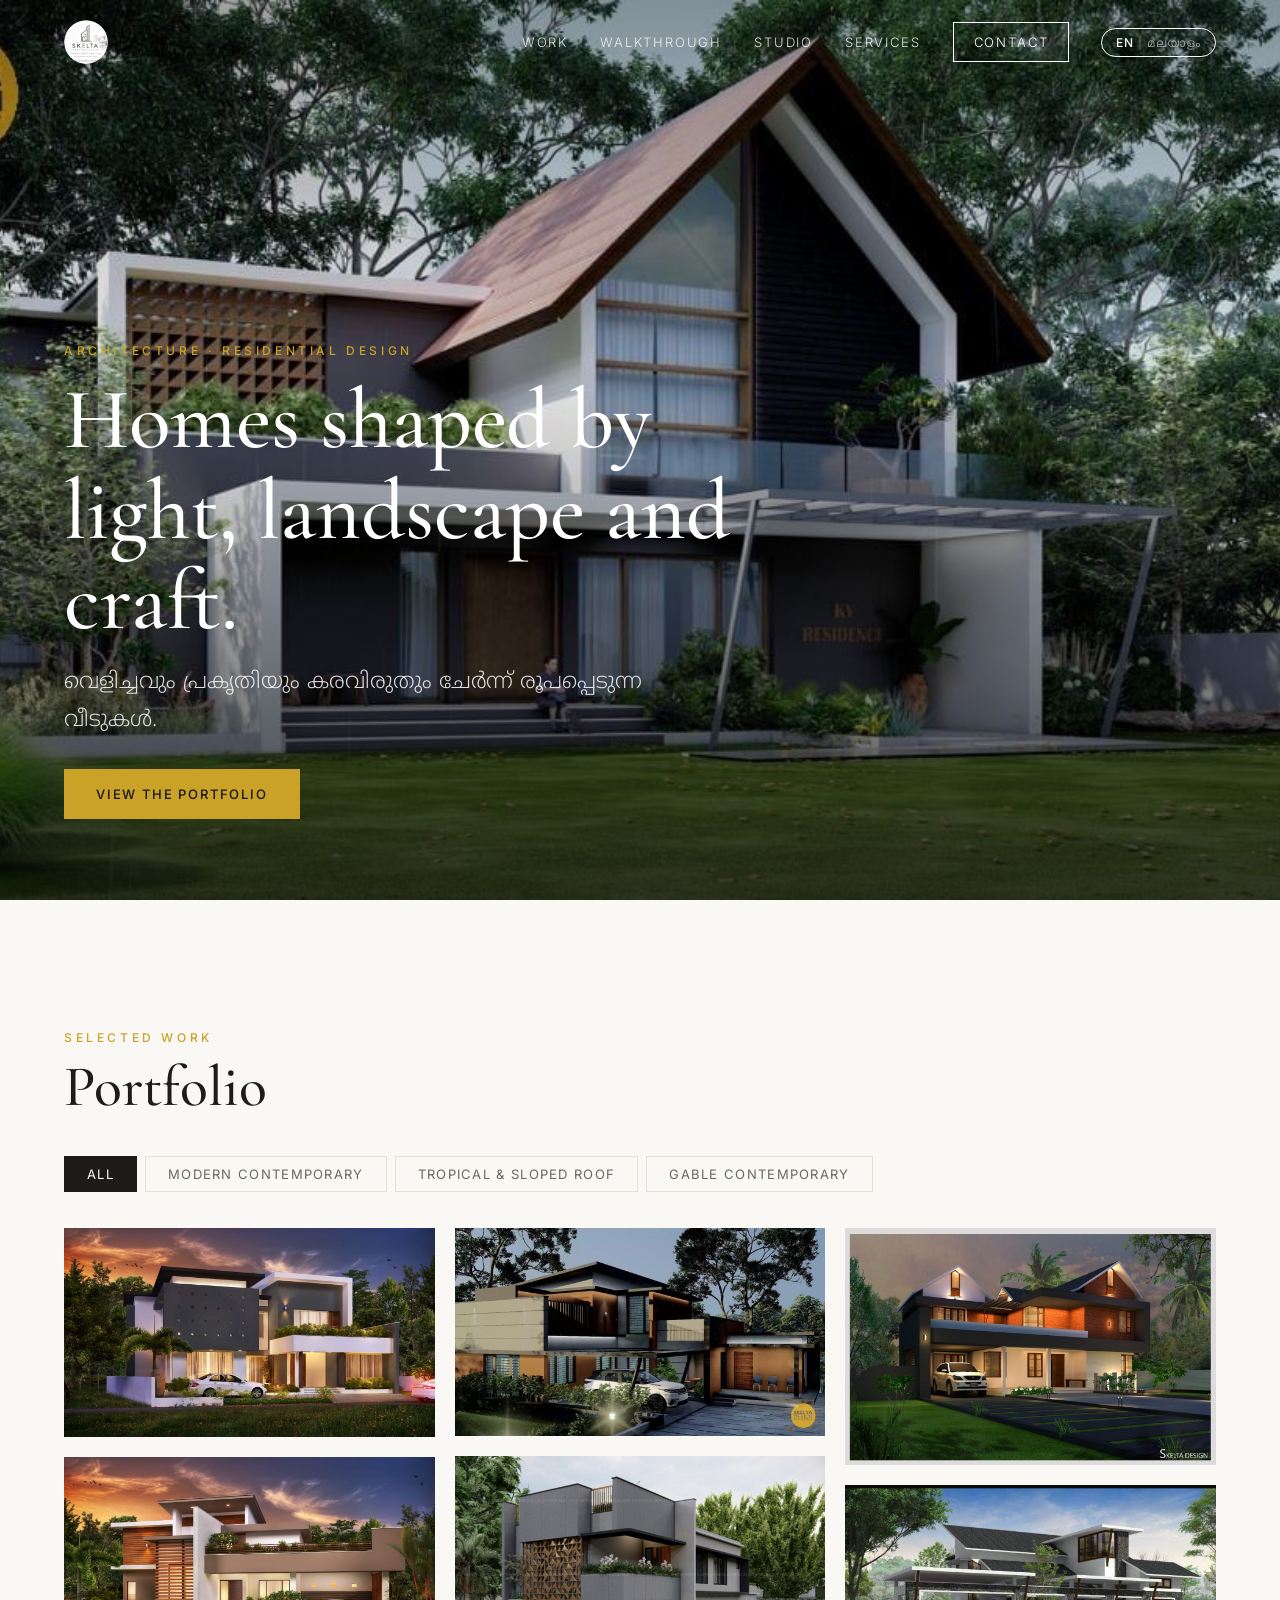
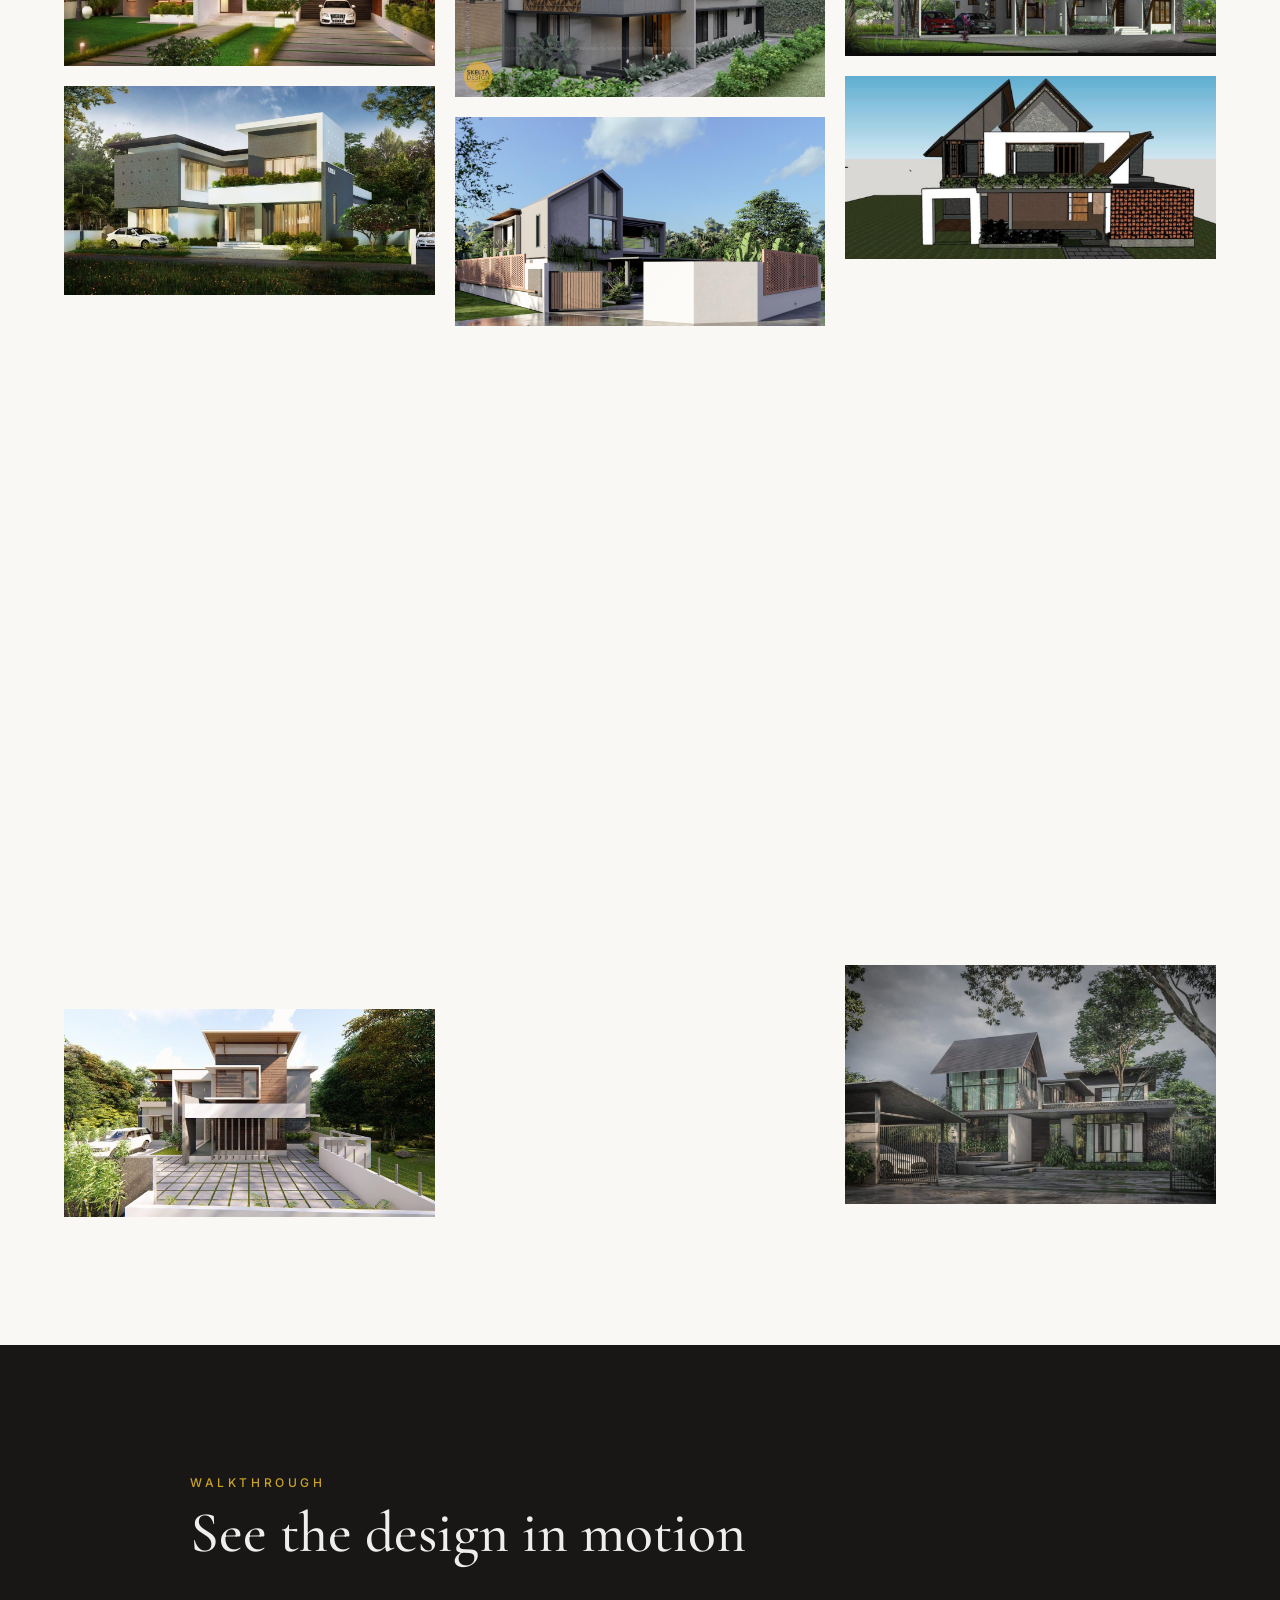
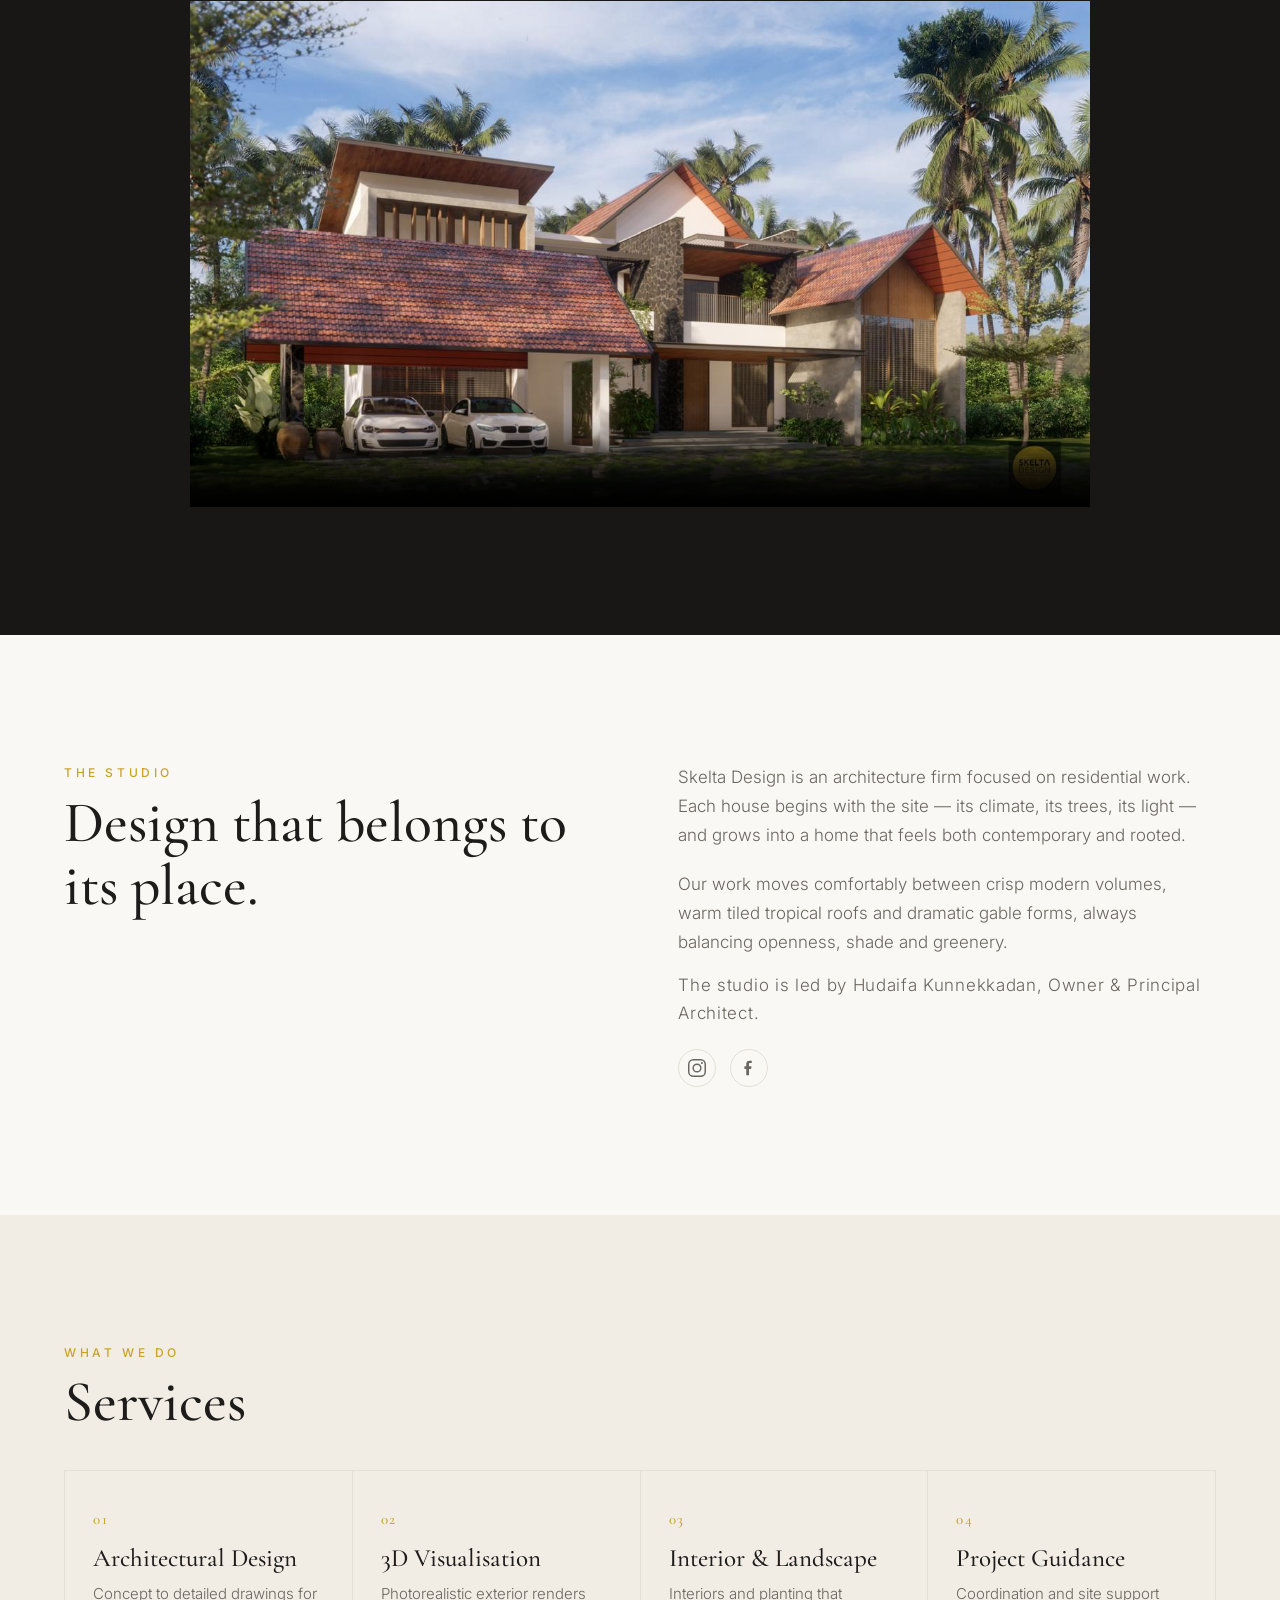
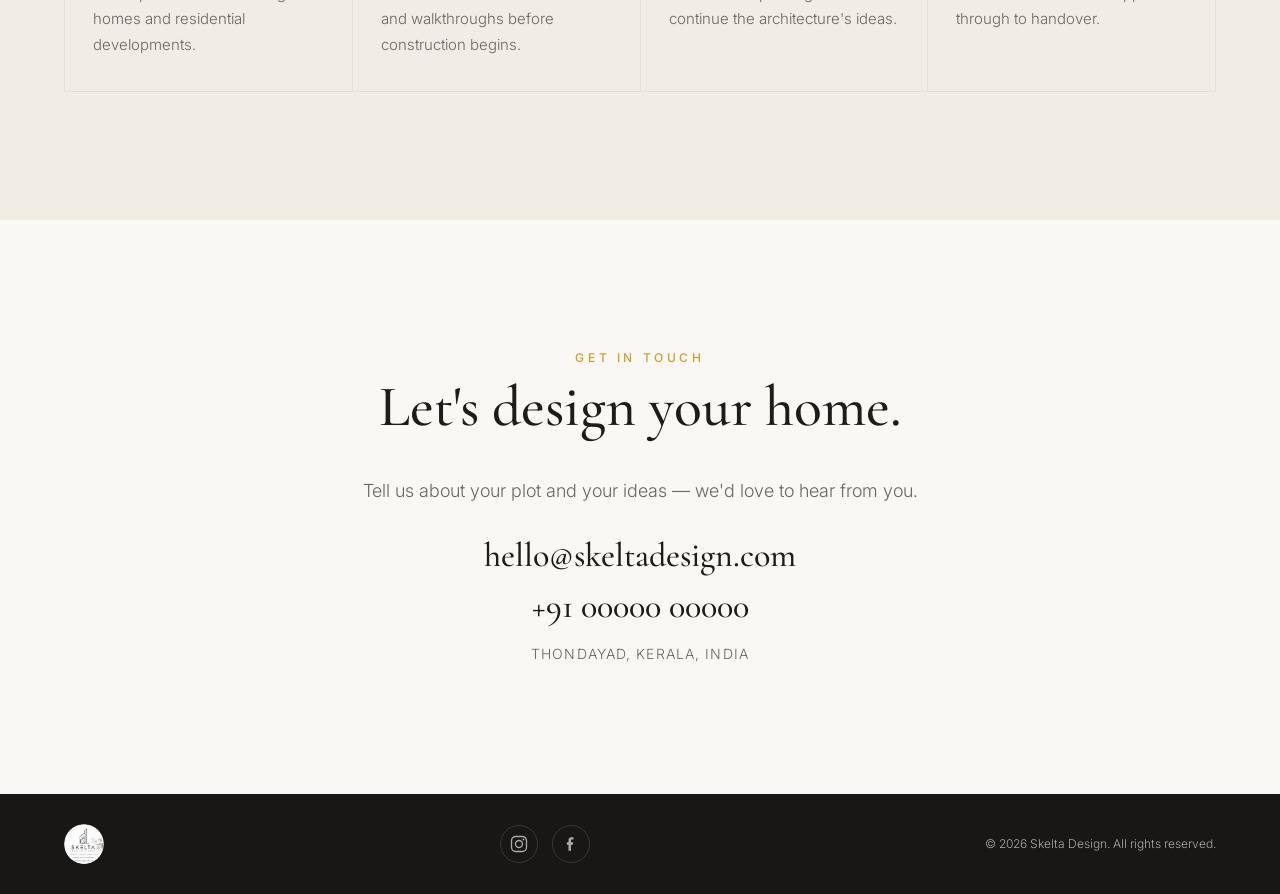
<file: index.html>
<!doctype html>
<html lang="en">
<head>
  <meta charset="utf-8">
  <meta name="viewport" content="width=device-width, initial-scale=1">
  <title>Skelta Design — Architecture & Residential Design</title>
  <meta name="description" content="Skelta Design is an architecture firm creating contemporary, tropical and gable-inspired residences in Kerala.">
  <link rel="canonical" href="https://skeltadesign.com/">

  <!-- Open Graph / Twitter: controls how links look when shared on WhatsApp, Facebook, etc. -->
  <meta property="og:type" content="website">
  <meta property="og:site_name" content="Skelta Design">
  <meta property="og:title" content="Skelta Design — Architecture & Residential Design">
  <meta property="og:description" content="Contemporary, tropical and gable-inspired residences designed in Kerala.">
  <meta property="og:url" content="https://skeltadesign.com/">
  <meta property="og:image" content="https://skeltadesign.com/assets/images/gable-contemporary/residence-q-1.jpg">
  <meta property="og:image:width" content="1920">
  <meta property="og:image:height" content="1080">
  <meta name="twitter:card" content="summary_large_image">
  <meta name="twitter:title" content="Skelta Design — Architecture & Residential Design">
  <meta name="twitter:description" content="Contemporary, tropical and gable-inspired residences designed in Kerala.">
  <meta name="twitter:image" content="https://skeltadesign.com/assets/images/gable-contemporary/residence-q-1.jpg">

  <link rel="icon" href="assets/brand/favicon-32.png" sizes="32x32" type="image/png">
  <link rel="icon" href="assets/brand/favicon-16.png" sizes="16x16" type="image/png">
  <link rel="apple-touch-icon" href="assets/brand/apple-touch-icon.png">
  <link rel="icon" href="assets/brand/icon-512.png" sizes="512x512" type="image/png">

  <!-- Structured data: tells Google this is a local architecture firm, for richer search results -->
  <script type="application/ld+json">
  {
    "@context": "https://schema.org",
    "@type": "Architect",
    "name": "Skelta Design",
    "description": "Architecture firm creating contemporary, tropical and gable-inspired residences.",
    "url": "https://skeltadesign.com/",
    "image": "https://skeltadesign.com/assets/images/gable-contemporary/residence-q-1.jpg",
    "email": "hello@skeltadesign.com",
    "telephone": "+910000000000",
    "areaServed": "Kerala, India",
    "address": {
      "@type": "PostalAddress",
      "addressLocality": "Thondayad",
      "addressRegion": "Kerala",
      "addressCountry": "IN"
    },
    "knowsLanguage": ["en", "ml"],
    "founder": {
      "@type": "Person",
      "name": "Hudaifa Kunnekkadan",
      "jobTitle": "Owner & Principal Architect"
    },
    "sameAs": [
      "https://www.instagram.com/skeltadesignstudio/",
      "https://www.facebook.com/skelta.ds/"
    ]
  }
  </script>
  <!-- TODO: update email/telephone in this schema once real contact details are confirmed -->

  <link rel="preconnect" href="https://fonts.googleapis.com">
  <link rel="preconnect" href="https://fonts.gstatic.com" crossorigin>
  <link href="https://fonts.googleapis.com/css2?family=Cormorant+Garamond:wght@400;500;600&family=Inter:wght@300;400;500&family=Noto+Sans+Malayalam:wght@300;400;500&family=Noto+Serif+Malayalam:wght@400;500;600&display=swap" rel="stylesheet">
  <link rel="stylesheet" href="css/style.css">
</head>
<body>
  <header class="nav" id="nav">
    <a href="#top" class="logo"><img src="assets/brand/logo.png" alt="Skelta Design Studio" width="44" height="44"></a>
    <button class="menu-btn" id="menuBtn" aria-label="Menu" aria-expanded="false"><i></i><i></i></button>
    <nav id="menu">
      <a href="#work">Work</a>
      <a href="#walkthrough">Walkthrough</a>
      <a href="#studio">Studio</a>
      <a href="#services">Services</a>
      <a href="#contact" class="cta">Contact</a>
      <button class="lang" id="langBtn" type="button" aria-label="Language"><span data-l="en">EN</span><span data-l="ml">മലയാളം</span></button>
    </nav>
  </header>

  <main id="top">
    <section class="hero">
      <img src="assets/images/gable-contemporary/residence-q-1.jpg" alt="Gable-roofed contemporary residence by Skelta Design" class="hero-img">
      <div class="hero-shade"></div>
      <div class="hero-copy">
        <p class="eyebrow" data-i18n="hero.eyebrow">Architecture · Residential Design</p>
        <h1 data-i18n="hero.h1">Homes shaped by light, landscape and craft.</h1>
        <p class="hero-alt" id="heroAlt"></p>
        <a href="#work" class="btn">View the portfolio</a>
      </div>
    </section>

    <section id="work" class="section">
      <div class="wrap">
        <p class="eyebrow" data-i18n="work.eyebrow">Selected Work</p>
        <h2 data-i18n="work.h2">Portfolio</h2>
        <div class="filters" id="filters" role="tablist"></div>
        <div class="grid" id="grid"></div>
      </div>
    </section>

    <section id="walkthrough" class="section dark">
      <div class="wrap narrow">
        <p class="eyebrow" data-i18n="walk.eyebrow">Walkthrough</p>
        <h2 data-i18n="walk.h2">See the design in motion</h2>
        <video controls preload="metadata" playsinline poster="assets/images/tropical-sloped-roof/residence-k-1.jpg">
          <source src="assets/video/walkthrough.mp4" type="video/mp4">
        </video>
      </div>
    </section>

    <section id="studio" class="section">
      <div class="wrap two-col">
        <div>
          <p class="eyebrow" data-i18n="studio.eyebrow">The Studio</p>
          <h2 data-i18n="studio.h2">Design that belongs to its place.</h2>
        </div>
        <div class="prose">
          <p data-i18n="studio.p1">Skelta Design is an architecture firm focused on residential work. Each house begins with the site — its climate, its trees, its light — and grows into a home that feels both contemporary and rooted.</p>
          <p data-i18n="studio.p2">Our work moves comfortably between crisp modern volumes, warm tiled tropical roofs and dramatic gable forms, always balancing openness, shade and greenery.</p>
          <p class="founder" data-i18n="studio.p3">The studio is led by Hudaifa Kunnekkadan, Owner & Principal Architect.</p>
          <div class="social">
            <a href="https://www.instagram.com/skeltadesignstudio/" target="_blank" rel="noopener noreferrer" aria-label="Skelta Design on Instagram">
              <svg viewBox="0 0 24 24" width="22" height="22" fill="none" stroke="currentColor" stroke-width="1.6"><rect x="3" y="3" width="18" height="18" rx="5"/><circle cx="12" cy="12" r="4.2"/><circle cx="17.4" cy="6.6" r="1.1" fill="currentColor" stroke="none"/></svg>
            </a>
            <a href="https://www.facebook.com/skelta.ds/" target="_blank" rel="noopener noreferrer" aria-label="Skelta Design on Facebook">
              <svg viewBox="0 0 24 24" width="22" height="22" fill="currentColor"><path d="M15 4h-2.2C10.1 4 9 5.3 9 7.6V10H7v3h2v7h3v-7h2.3l.4-3H12V7.9c0-.8.3-1.3 1.3-1.3H15z"/></svg>
            </a>
          </div>
        </div>
      </div>
    </section>

    <section id="services" class="section tint">
      <div class="wrap">
        <p class="eyebrow" data-i18n="services.eyebrow">What we do</p>
        <h2 data-i18n="services.h2">Services</h2>
        <div class="services">
          <article><b>01</b><h3 data-i18n="s1.t">Architectural Design</h3><p data-i18n="s1.d">Concept to detailed drawings for homes and residential developments.</p></article>
          <article><b>02</b><h3 data-i18n="s2.t">3D Visualisation</h3><p data-i18n="s2.d">Photorealistic exterior renders and walkthroughs before construction begins.</p></article>
          <article><b>03</b><h3 data-i18n="s3.t">Interior & Landscape</h3><p data-i18n="s3.d">Interiors and planting that continue the architecture's ideas.</p></article>
          <article><b>04</b><h3 data-i18n="s4.t">Project Guidance</h3><p data-i18n="s4.d">Coordination and site support through to handover.</p></article>
        </div>
      </div>
    </section>

    <section id="contact" class="section">
      <div class="wrap narrow center">
        <p class="eyebrow" data-i18n="contact.eyebrow">Get in touch</p>
        <h2 data-i18n="contact.h2">Let's design your home.</h2>
        <p class="lead" data-i18n="contact.lead">Tell us about your plot and your ideas — we'd love to hear from you.</p>
        <!-- TODO: replace with the firm's real contact details -->
        <p class="contact-lines">
          <a href="mailto:hello@skeltadesign.com">hello@skeltadesign.com</a><br>
          <a href="tel:+910000000000">+91 00000 00000</a>
        </p>
        <p class="location">Thondayad, Kerala, India</p>
      </div>
    </section>
  </main>

  <footer>
    <a href="#top" class="logo"><img src="assets/brand/logo.png" alt="Skelta Design Studio" width="40" height="40"></a>
    <div class="social footer-social">
      <a href="https://www.instagram.com/skeltadesignstudio/" target="_blank" rel="noopener noreferrer" aria-label="Skelta Design on Instagram">
        <svg viewBox="0 0 24 24" width="20" height="20" fill="none" stroke="currentColor" stroke-width="1.6"><rect x="3" y="3" width="18" height="18" rx="5"/><circle cx="12" cy="12" r="4.2"/><circle cx="17.4" cy="6.6" r="1.1" fill="currentColor" stroke="none"/></svg>
      </a>
      <a href="https://www.facebook.com/skelta.ds/" target="_blank" rel="noopener noreferrer" aria-label="Skelta Design on Facebook">
        <svg viewBox="0 0 24 24" width="20" height="20" fill="currentColor"><path d="M15 4h-2.2C10.1 4 9 5.3 9 7.6V10H7v3h2v7h3v-7h2.3l.4-3H12V7.9c0-.8.3-1.3 1.3-1.3H15z"/></svg>
      </a>
    </div>
    <small>© <span id="year"></span> <span>Skelta Design. All rights reserved.</span></small>
  </footer>

  <div class="lightbox" id="lightbox" hidden>
    <button class="lb-close" aria-label="Close">&times;</button>
    <button class="lb-nav prev" aria-label="Previous">&#8249;</button>
    <figure><img id="lbImg" alt=""><figcaption id="lbCap"></figcaption></figure>
    <button class="lb-nav next" aria-label="Next">&#8250;</button>
  </div>

  <script src="js/projects.js"></script>
  <script src="js/i18n.js"></script>
  <script src="js/main.js"></script>
</body>
</html>
</file>
<file: css/style.css>
:root{
  --bg:#faf8f4; --ink:#1d1c1a; --muted:#6b6660; --line:#e4dfd6; --tint:#f1ede5;
  --accent:#c9a227; --dark:#181715;
  --serif:'Cormorant Garamond',Georgia,serif; --sans:'Inter',system-ui,sans-serif;
}
*{box-sizing:border-box;margin:0;padding:0}
html{scroll-behavior:smooth}
body{background:var(--bg);color:var(--ink);font:300 16px/1.7 var(--sans);-webkit-font-smoothing:antialiased}
img,video{display:block;max-width:100%}
a{color:inherit;text-decoration:none}
[hidden]{display:none!important}

/* nav */
.nav{position:fixed;inset:0 0 auto 0;z-index:50;display:flex;justify-content:space-between;align-items:center;padding:20px 5vw;color:#fff;transition:background .3s,color .3s,padding .3s}
.nav.solid{background:rgba(250,248,244,.94);backdrop-filter:blur(8px);color:var(--ink);padding:12px 5vw;box-shadow:0 1px 0 var(--line)}
nav{display:flex;gap:32px;align-items:center;font-size:13px;letter-spacing:.14em;text-transform:uppercase}
nav a{opacity:.85;transition:opacity .2s}nav a:hover{opacity:1}
nav .cta{border:1px solid currentColor;padding:8px 20px;opacity:1}
.menu-btn{display:none;background:none;border:0;width:36px;height:30px;position:relative;cursor:pointer;color:inherit}
.menu-btn i{position:absolute;left:4px;right:4px;height:2px;background:currentColor;transition:.3s}
.menu-btn i:first-child{top:10px}.menu-btn i:last-child{top:19px}
.menu-btn[aria-expanded=true] i:first-child{top:14px;transform:rotate(45deg)}
.menu-btn[aria-expanded=true] i:last-child{top:14px;transform:rotate(-45deg)}

/* hero */
.hero{position:relative;min-height:100svh;display:flex;align-items:flex-end;color:#fff;overflow:hidden}
.hero-img{position:absolute;inset:0;width:100%;height:100%;object-fit:cover}
.hero-shade{position:absolute;inset:0;background:linear-gradient(180deg,rgba(0,0,0,.35),rgba(0,0,0,.05) 40%,rgba(0,0,0,.7))}
.hero-copy{position:relative;padding:0 5vw 9vh;max-width:900px}
.hero h1{font:500 clamp(40px,7vw,86px)/1.05 var(--serif);margin:14px 0 32px}
.eyebrow{font-size:12px;letter-spacing:.3em;text-transform:uppercase;color:var(--accent);font-weight:500}
.btn{display:inline-block;background:var(--accent);color:#161616;padding:14px 32px;font-size:13px;letter-spacing:.14em;text-transform:uppercase;font-weight:500;transition:transform .2s,background .2s}
.btn:hover{transform:translateY(-2px);background:#dbb534}

/* sections */
.section{padding:clamp(70px,10vw,130px) 0}
.section.tint{background:var(--tint)}
.section.dark{background:var(--dark);color:#eee}
.wrap{width:min(1280px,90vw);margin:0 auto}
.narrow{width:min(900px,90vw)}.center{text-align:center}
h2{font:500 clamp(34px,4.5vw,58px)/1.1 var(--serif);margin:8px 0 36px}
.lead{color:var(--muted);font-size:18px;margin-bottom:24px}
.two-col{display:grid;grid-template-columns:1fr 1fr;gap:6vw;align-items:start}
.prose p{color:var(--muted);margin-bottom:1.2em;font-size:17px}

/* filters + grid */
.filters{display:flex;flex-wrap:wrap;gap:8px;margin-bottom:36px}
.filters button{background:none;border:1px solid var(--line);padding:9px 22px;font:400 13px var(--sans);letter-spacing:.1em;text-transform:uppercase;cursor:pointer;color:var(--muted);transition:.2s}
.filters button:hover{border-color:var(--ink);color:var(--ink)}
.filters button.on{background:var(--ink);border-color:var(--ink);color:#fff}
.grid{columns:3 320px;column-gap:20px}
.card{break-inside:avoid;margin-bottom:20px;position:relative;cursor:pointer;overflow:hidden;background:var(--tint);border:0;display:block;width:100%;text-align:left;padding:0;font:inherit;color:#fff}
.card img{width:100%;height:auto;transition:transform .7s}
.card:hover img{transform:scale(1.05)}
.card .cap{position:absolute;inset:auto 0 0 0;padding:44px 18px 16px;background:linear-gradient(transparent,rgba(0,0,0,.72));opacity:0;transform:translateY(8px);transition:.35s}
.card:hover .cap,.card:focus-visible .cap{opacity:1;transform:none}
.card .cap h3{font:500 24px var(--serif)}
.card .cap p{font-size:12px;letter-spacing:.12em;text-transform:uppercase;opacity:.85}
.card .count{position:absolute;top:12px;right:12px;background:rgba(0,0,0,.6);font-size:12px;padding:2px 10px;border-radius:99px}

/* video */
video{width:100%;background:#000;margin-top:8px}

/* services */
.services{display:grid;grid-template-columns:repeat(auto-fit,minmax(220px,1fr));gap:1px;background:var(--line);border:1px solid var(--line)}
.services article{background:var(--tint);padding:34px 28px}
.services b{font:500 15px var(--serif);color:var(--accent);letter-spacing:.1em}
.services h3{font:500 25px var(--serif);margin:10px 0 8px}
.services p{color:var(--muted);font-size:15px}

/* contact / footer */
.contact-lines{font:500 clamp(22px,3vw,34px)/1.5 var(--serif)}
.contact-lines a:hover{color:var(--accent)}
footer{display:flex;justify-content:space-between;align-items:center;flex-wrap:wrap;gap:12px;padding:30px 5vw;background:var(--dark);color:#aaa}
footer small{font-size:12px}

/* lightbox */
.lightbox{position:fixed;inset:0;z-index:100;background:rgba(12,12,11,.95);display:flex;align-items:center;justify-content:center;padding:4vw}
.lightbox figure{max-width:100%;max-height:100%;text-align:center;color:#ddd}
.lightbox img{max-height:80vh;max-width:88vw;margin:0 auto;object-fit:contain}
.lightbox figcaption{margin-top:14px;font-size:14px;letter-spacing:.1em}
.lb-close,.lb-nav{position:absolute;background:none;border:0;color:#fff;cursor:pointer;line-height:1}
.lb-close{top:14px;right:22px;font-size:44px}
.lb-nav{top:50%;transform:translateY(-50%);font-size:64px;padding:10px 18px;opacity:.7}
.lb-nav:hover{opacity:1}.prev{left:6px}.next{right:6px}
.lb-nav[hidden]{display:none}

/* reveal */
.reveal{opacity:0;transform:translateY(24px);transition:opacity .8s,transform .8s}
.reveal.in{opacity:1;transform:none}
@media (prefers-reduced-motion:reduce){.reveal{opacity:1;transform:none;transition:none}html{scroll-behavior:auto}}

@media(max-width:800px){
  .nav.solid{backdrop-filter:none}
  .menu-btn{display:block}
  nav{position:fixed;inset:0 0 0 30%;background:var(--dark);color:#fff;flex-direction:column;justify-content:center;gap:28px;font-size:15px;transform:translateX(100%);transition:transform .35s}
  nav.open{transform:none}
  .menu-btn[aria-expanded=true]{position:relative;z-index:60;color:#fff}
  .two-col{grid-template-columns:1fr;gap:10px}
  .card .cap{opacity:1;transform:none}
}

/* language toggle */
.lang{background:none;border:1px solid currentColor;color:inherit;padding:6px 14px;font:400 12px var(--sans);letter-spacing:.08em;cursor:pointer;border-radius:99px}
.lang span{opacity:.55}
.lang[data-now=en] [data-l=en],.lang[data-now=ml] [data-l=ml]{opacity:1;font-weight:500}
.lang span+span:before{content:" | ";opacity:.5}
.hero-alt{font-size:clamp(16px,1.8vw,22px);opacity:.85;margin:-14px 0 30px;max-width:640px}

/* Malayalam typography: taller line-heights, no letter-spacing/uppercase on the script */
html[lang=ml]{--serif:'Noto Serif Malayalam',Georgia,serif;--sans:'Noto Sans Malayalam','Inter',system-ui,sans-serif}
html[lang=ml] body{line-height:1.9}
html[lang=ml] h1,html[lang=ml] h2{line-height:1.4;letter-spacing:0}
html[lang=ml] .hero h1{font-size:clamp(34px,5.6vw,68px)}
html[lang=ml] h2{font-size:clamp(28px,3.8vw,48px)}
html[lang=ml] h3,html[lang=ml] .card .cap h3{line-height:1.5}
html[lang=ml] .eyebrow,html[lang=ml] .filters button,html[lang=ml] .card .cap p{letter-spacing:0;text-transform:none}
html[lang=ml] .eyebrow{font-size:14px}
html[lang=ml] .contact-lines{font-family:'Cormorant Garamond',Georgia,serif}
.hero-alt[lang=ml]{font-family:'Noto Sans Malayalam',sans-serif;line-height:1.7}
@media(max-width:800px){.lang{align-self:center}}
/* nav, footer and primary links always stay English */
html[lang=ml] .nav,html[lang=ml] footer,html[lang=ml] .btn{font-family:'Inter',system-ui,sans-serif}
html[lang=ml] .logo{font-family:'Cormorant Garamond',Georgia,serif}

/* brand logo image (replaces text wordmark) */
.logo{display:inline-flex;align-items:center}
.logo img{display:block;border-radius:50%;width:44px;height:44px}
footer .logo img{width:40px;height:40px}
.nav.solid .logo img{width:38px;height:38px;transition:width .3s,height .3s}

/* founder credit line */
.founder{font-size:14px;letter-spacing:.04em;color:var(--ink);margin-top:-.4em}
.founder b{color:var(--accent)}

/* social icon links (studio section + footer) */
.social{display:flex;gap:14px;margin-top:18px}
.social a{color:var(--muted);display:inline-flex;width:38px;height:38px;align-items:center;justify-content:center;border:1px solid var(--line);border-radius:50%;transition:.25s}
.social a:hover{color:#fff;background:var(--accent);border-color:var(--accent)}
.footer-social{margin-top:0}
.footer-social a{color:#aaa;border-color:#3a3836}
.footer-social a:hover{color:#161616;background:var(--accent);border-color:var(--accent)}

/* contact location line */
.location{margin-top:10px;color:var(--muted);font-size:14px;letter-spacing:.08em;text-transform:uppercase}
</file>
